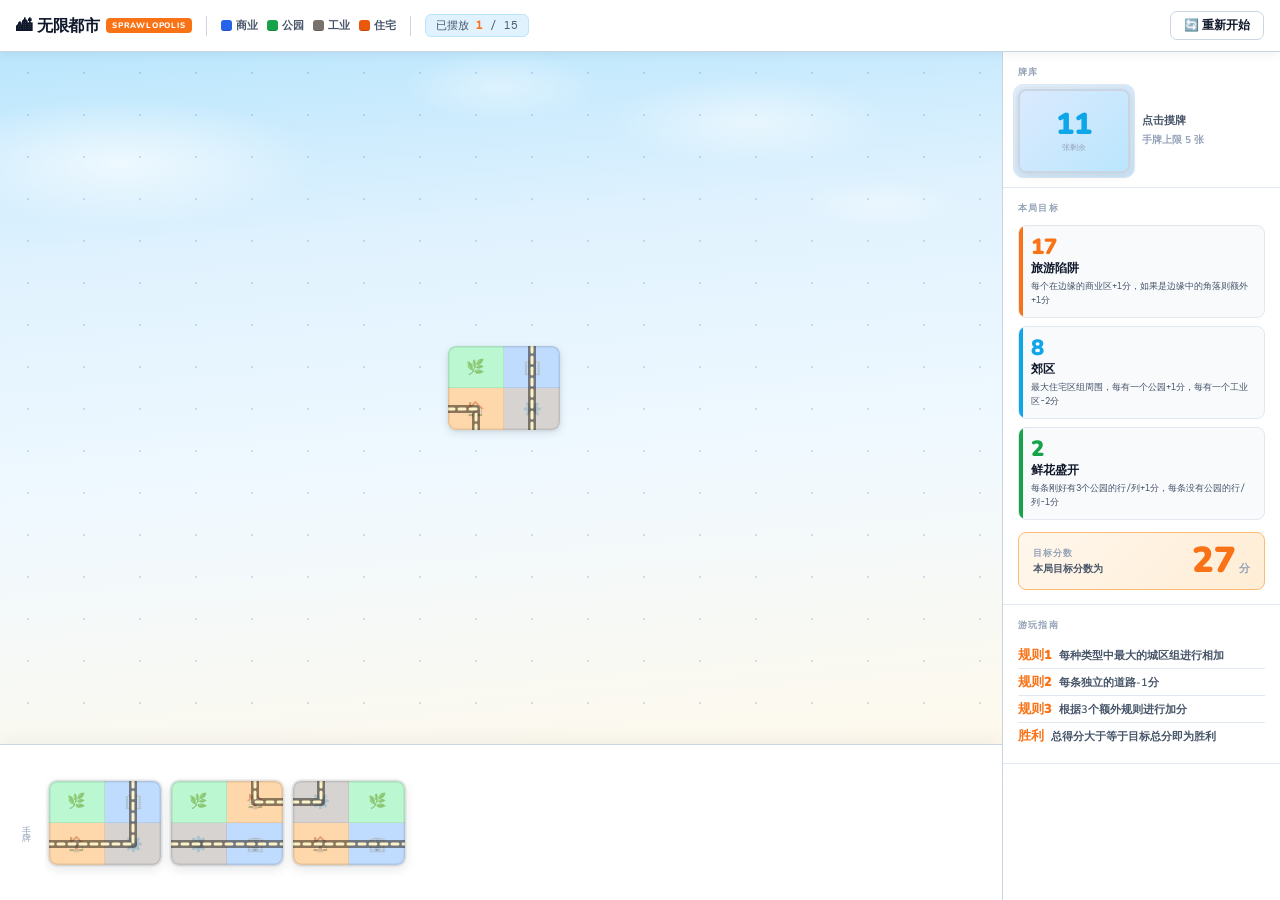
<file: sprawlopolis_1.html>
<!DOCTYPE html>
<html lang="zh-CN">
<head>
<meta charset="UTF-8">
<meta name="viewport" content="width=device-width, initial-scale=1.0">
<title>无限都市 · Sprawlopolis</title>
<style>
  @import url('https://fonts.googleapis.com/css2?family=Nunito:wght@400;600;700;800;900&family=DM+Mono:wght@400;500&display=swap');

  /* ── CELL DIMENSIONS ── each card = 2×2 cells */
  :root {
    --cell-w: 56px;
    --cell-h: 42px;
    --card-w: 112px;   /* 2 × cell-w */
    --card-h: 84px;    /* 2 × cell-h */

    --commercial:  #2563EB;
    --park:        #16A34A;
    --industrial:  #78716C;
    --residential: #EA580C;

    --sky:    #E0F2FE;
    --sky2:   #BAE6FD;
    --bg:     #F0F9FF;
    --surf:   #FFFFFF;
    --surf2:  #F8FAFC;
    --brd:    #CBD5E1;
    --brd2:   #E2E8F0;
    --tx:     #0F172A;
    --txm:    #475569;
    --txd:    #94A3B8;
    --acc:    #F97316;
    --acc2:   #0EA5E9;
    --shd:    rgba(15,23,42,0.11);
  }

  * { box-sizing:border-box; margin:0; padding:0; }

  body {
    background: var(--bg);
    color: var(--tx);
    font-family: 'Nunito', sans-serif;
    height: 100vh;
    overflow: hidden;
    user-select: none;
  }

  /* ─── HEADER ─── */
  #header {
    position: fixed; top:0; left:0; right:0; height:52px;
    background: var(--surf);
    border-bottom: 1.5px solid var(--brd);
    display: flex; align-items: center;
    padding: 0 16px; gap: 14px;
    z-index: 200;
    box-shadow: 0 2px 10px rgba(15,23,42,0.06);
  }
  #header h1 {
    font-weight: 900; font-size: 16px; letter-spacing:-0.01em;
    display:flex; align-items:center; gap:6px; white-space:nowrap;
  }
  .badge {
    background:var(--acc); color:#fff;
    font-size:8px; font-weight:800; letter-spacing:0.1em;
    padding:2px 6px; border-radius:4px; text-transform:uppercase;
  }
  .sep { width:1px; height:20px; background:var(--brd); flex-shrink:0; }
  .legend { display:flex; gap:9px; align-items:center; }
  .litem  { display:flex; align-items:center; gap:4px; font-size:11px; font-weight:700; color:var(--txm); }
  .ldot   { width:11px; height:11px; border-radius:3px; box-shadow:inset 0 -1px 0 rgba(0,0,0,0.18); }
  .stat {
    font-family:'DM Mono',monospace; font-size:11px; color:var(--txm);
    background:var(--sky); border:1px solid var(--sky2); border-radius:6px; padding:3px 10px;
  }
  .stat b { color:var(--acc); }
  .spacer { flex:1; }
  .btn {
    background:var(--surf); border:1.5px solid var(--brd); color:var(--tx);
    font-family:'Nunito',sans-serif; font-weight:700; font-size:12px;
    padding:5px 13px; border-radius:7px; cursor:pointer; transition:all 0.13s;
  }
  .btn:hover { background:var(--acc); border-color:var(--acc); color:#fff; }

  /* ─── BUILD AREA ─── */
  #build-area {
    position: fixed; top:52px; left:0; right:278px; bottom:156px;
    overflow: hidden;
    background: linear-gradient(175deg, #BAE6FD 0%, #E0F2FE 28%, #F0F9FF 60%, #FEF9EC 100%);
  }
  /* Soft cloud blobs */
  #build-area::before {
    content:''; position:absolute; inset:0; pointer-events:none;
    background:
      radial-gradient(ellipse 200px 65px at 12% 16%, rgba(255,255,255,0.65), transparent),
      radial-gradient(ellipse 140px 45px at 75% 10%, rgba(255,255,255,0.5), transparent),
      radial-gradient(ellipse 100px 35px at 50% 5%,  rgba(255,255,255,0.4), transparent),
      radial-gradient(ellipse 80px  25px at 88% 22%, rgba(255,255,255,0.35), transparent);
  }
  /* Cell grid dots */
  #build-area::after {
    content:''; position:absolute; inset:0; pointer-events:none;
    background-image: radial-gradient(circle, rgba(71,120,180,0.22) 1.5px, transparent 1.5px);
    background-size: var(--cell-w) var(--cell-h);
    background-position: var(--gox,0px) var(--goy,0px);
  }
  #build-area-inner { position:absolute; inset:0; z-index:1; }

  /* ─── SNAP GHOST ─── */
  #snap-ghost {
    position:absolute;
    width: var(--card-w); height: var(--card-h);
    border:2.5px dashed var(--acc);
    background: rgba(249,115,22,0.07);
    border-radius:8px;
    pointer-events:none; z-index:5; display:none;
  }

  /* ─── PLACED CARD ─── */
  .placed-card {
    position:absolute;
    width:var(--card-w); height:var(--card-h);
    border-radius:8px; overflow:hidden;
    cursor:grab;
    box-shadow: 0 3px 10px var(--shd), 0 1px 3px rgba(0,0,0,0.08);
    transition: box-shadow 0.15s; z-index:10;
  }
  .placed-card:hover {
    box-shadow: 0 7px 22px var(--shd), 0 0 0 2px var(--acc2);
    z-index:50;
  }
  .placed-card.dragging {
    cursor:grabbing;
    box-shadow: 0 14px 36px var(--shd), 0 0 0 2.5px var(--acc);
    z-index:1000; opacity:0.9;
  }

  /* ─── CARD INTERNALS ─── */
  .card-inner { width:100%; height:100%; position:relative; }

  .card-grid {
    width:100%; height:100%;
    display:grid;
    grid-template-columns:1fr 1fr;
    grid-template-rows:1fr 1fr;
    position:relative;
  }
  .cblock {
    display:flex; align-items:center; justify-content:center;
    font-size:15px; position:relative;
  }
  .cblock::after { content:attr(data-icon); opacity:0.5; pointer-events:none; }
  .cblock.commercial  { background:#BFDBFE; }
  .cblock.park        { background:#BBF7D0; }
  .cblock.industrial  { background:#D6D3D1; }
  .cblock.residential { background:#FED7AA; }

  .cblock:nth-child(1) { border-right:1px solid rgba(0,0,0,0.07); border-bottom:1px solid rgba(0,0,0,0.07); }
  .cblock:nth-child(2) { border-bottom:1px solid rgba(0,0,0,0.07); }
  .cblock:nth-child(3) { border-right:1px solid rgba(0,0,0,0.07); }

  .card-roads  { position:absolute; inset:0; pointer-events:none; }
  .card-frame  { position:absolute; inset:0; border-radius:8px; box-shadow:inset 0 0 0 1.5px rgba(0,0,0,0.1); pointer-events:none; z-index:3; }

  .rot-btn {
    position:absolute; bottom:4px; right:4px;
    width:20px; height:20px;
    background:rgba(255,255,255,0.88); border:1.5px solid rgba(0,0,0,0.13);
    border-radius:5px; cursor:pointer;
    display:flex; align-items:center; justify-content:center; font-size:12px;
    opacity:0; transition:opacity 0.13s, background 0.1s; z-index:20;
    box-shadow: 0 1px 4px rgba(0,0,0,0.1);
  }
  .placed-card:hover .rot-btn { opacity:1; }
  .rot-btn:hover { background:var(--acc); color:#fff; border-color:var(--acc); }

  /* ─── HAND AREA ─── */
  #hand-area {
    position:fixed; bottom:0; left:0; right:278px; height:156px;
    background: linear-gradient(0deg, #fff 0%, rgba(255,255,255,0.96) 100%);
    border-top:1.5px solid var(--brd);
    display:flex; align-items:center; padding:0 20px; gap:12px;
    z-index:100;
    box-shadow: 0 -4px 18px rgba(15,23,42,0.05);
  }
  .hand-label {
    font-family:'DM Mono',monospace; font-size:9px; font-weight:500;
    color:var(--txd); letter-spacing:0.16em; text-transform:uppercase;
    writing-mode:vertical-rl;
  }
  .hand-cards {
    display:flex; gap:10px; flex:1; overflow-x:auto;
    padding:12px 4px; align-items:flex-end;
  }
  .hand-card {
    width:var(--card-w); height:var(--card-h);
    border-radius:8px; overflow:hidden; cursor:grab; flex-shrink:0; position:relative;
    box-shadow:0 4px 12px var(--shd), 0 0 0 1.5px rgba(0,0,0,0.09);
    transition:transform 0.2s cubic-bezier(.22,1,.36,1), box-shadow 0.2s;
    animation: dealIn 0.24s cubic-bezier(.22,1,.36,1) backwards;
  }
  .hand-card:hover {
    transform:translateY(-10px) scale(1.04);
    box-shadow:0 12px 28px var(--shd), 0 0 0 2.5px var(--acc);
  }
  .hand-card.dragging { opacity:0; pointer-events:none; }
  .hand-card .rot-btn {
    position:absolute; bottom:4px; right:4px;
    width:20px; height:20px;
    background:rgba(255,255,255,0.88); border:1.5px solid rgba(0,0,0,0.13);
    border-radius:5px; cursor:pointer;
    display:flex; align-items:center; justify-content:center; font-size:12px;
    opacity:0; transition:opacity 0.13s, background 0.1s; z-index:20;
    box-shadow: 0 1px 4px rgba(0,0,0,0.1);
  }
  .hand-card:hover .rot-btn { opacity:1; }
  .hand-card .rot-btn:hover { background:var(--acc); color:#fff; border-color:var(--acc); }
  @keyframes dealIn {
    from { transform:translateY(18px) scale(0.93); opacity:0; }
    to   { transform:translateY(0) scale(1); opacity:1; }
  }

  /* ─── SIDEBAR ─── */
  #sidebar {
    position:fixed; right:0; top:52px; bottom:0; width:278px;
    background:var(--surf); border-left:1.5px solid var(--brd);
    display:flex; flex-direction:column; z-index:100; overflow-y:auto;
  }
  .ssec { padding:14px 15px; border-bottom:1px solid var(--brd2); }
  .shead {
    font-size:9px; font-weight:800; letter-spacing:0.13em; text-transform:uppercase;
    color:var(--txd); margin-bottom:10px;
  }

  /* Deck */
  .deck-wrap { display:flex; align-items:center; gap:12px; }
  .deck-btn {
    position:relative; width:var(--card-w); height:var(--card-h); flex-shrink:0;
    background:linear-gradient(135deg,#DBEAFE,#BAE6FD);
    border:2px solid var(--brd); border-radius:8px; cursor:pointer;
    display:flex; align-items:center; justify-content:center; flex-direction:column; gap:2px;
    transition:transform 0.13s, box-shadow 0.13s;
    box-shadow:0 2px 8px var(--shd);
  }
  .deck-btn::before,.deck-btn::after {
    content:''; position:absolute; border-radius:9px;
    background:linear-gradient(135deg,#E0EFFE,#C7E7FA);
    border:1.5px solid var(--brd2);
  }
  .deck-btn::before { inset:-4px; z-index:-1; }
  .deck-btn::after  { inset:-7px; z-index:-2; border-radius:10px; }
  .deck-btn:hover { transform:scale(1.04); box-shadow:0 6px 16px var(--shd); border-color:var(--acc2); }
  .deck-n { font-weight:900; font-size:30px; color:var(--acc2); line-height:1; }
  .deck-s { font-family:'DM Mono',monospace; font-size:8px; color:var(--txd); }
  .deck-info { font-size:11px; font-weight:700; color:var(--txm); line-height:1.7; }

  /* Objectives */
  .obj {
    background:var(--surf2); border:1.5px solid var(--brd2); border-radius:8px;
    padding:10px 12px; margin-bottom:8px; position:relative; overflow:hidden;
  }
  .obj:last-child { margin-bottom:0; }
  .obj::before {
    content:''; position:absolute; left:0; top:0; bottom:0; width:4px;
    border-radius:8px 0 0 8px;
  }
  .obj:nth-child(1)::before { background:var(--acc); }
  .obj:nth-child(2)::before { background:var(--acc2); }
  .obj:nth-child(3)::before { background:var(--park); }
  .obj-n  { font-weight:900; font-size:22px; line-height:1; }
  .obj:nth-child(1) .obj-n { color:var(--acc); }
  .obj:nth-child(2) .obj-n { color:var(--acc2); }
  .obj:nth-child(3) .obj-n { color:var(--park); }
  .obj-nm { font-size:12px; font-weight:800; color:var(--tx); margin-top:2px; }
  .obj-dc { font-family:'DM Mono',monospace; font-size:9px; color:var(--txm); margin-top:3px; line-height:1.5; }

  /* How-to */
  .how { display:flex; gap:7px; align-items:baseline; font-size:11px; font-weight:600; color:var(--txm); padding:4px 0; border-bottom:1px solid var(--brd2); }
  .how:last-child { border:none; }
  .how span { color:var(--acc); font-weight:900; font-size:13px; }

  /* Drag ghost */
  #drag-ghost {
    position:fixed; pointer-events:none; z-index:9999;
    border-radius:8px; overflow:hidden; display:none;
    box-shadow:0 16px 40px rgba(15,23,42,0.22), 0 0 0 2.5px var(--acc);
  }

  /* Toast */
  #toast {
    position:fixed; bottom:170px; left:50%;
    transform:translateX(-50%) translateY(12px);
    background:var(--tx); color:#fff;
    padding:8px 18px; border-radius:8px;
    font-size:12px; font-weight:700;
    opacity:0; transition:all 0.22s; pointer-events:none; z-index:500;
    box-shadow:0 4px 16px rgba(0,0,0,0.18); white-space:nowrap;
  }
  #toast.show { opacity:1; transform:translateX(-50%) translateY(0); }

  /* Victory */
  #victory {
    display:none; position:fixed; inset:0;
    background:rgba(240,249,255,0.9); backdrop-filter:blur(10px);
    z-index:800;
    align-items:center; justify-content:center; flex-direction:column; gap:14px;
  }
  #victory.show { display:flex; }
  .vt {
    font-weight:900; font-size:50px; color:var(--acc); letter-spacing:-0.02em;
    animation:dealIn 0.45s cubic-bezier(.22,1,.36,1);
  }
  .vs { font-size:15px; font-weight:600; color:var(--txm); }

  ::-webkit-scrollbar { width:4px; }
  ::-webkit-scrollbar-thumb { background:var(--brd); border-radius:2px; }
</style>
</head>
<body>

<!-- HEADER -->
<div id="header">
  <h1>🏙 无限都市 <span class="badge">Sprawlopolis</span></h1>
  <div class="sep"></div>
  <div class="legend">
    <div class="litem"><div class="ldot" style="background:#2563EB"></div>商业</div>
    <div class="litem"><div class="ldot" style="background:#16A34A"></div>公园</div>
    <div class="litem"><div class="ldot" style="background:#78716C"></div>工业</div>
    <div class="litem"><div class="ldot" style="background:#EA580C"></div>住宅</div>
  </div>
  <div class="sep"></div>
  <div class="stat">已摆放 <b id="placed-count">1</b> / 15</div>
  <div class="spacer"></div>
  <button class="btn" onclick="resetGame()">🔄 重新开始</button>
</div>

<!-- BUILD AREA -->
<div id="build-area">
  <div id="build-area-inner">
    <div id="snap-ghost"></div>
  </div>
</div>

<!-- HAND -->
<div id="hand-area">
  <div class="hand-label">手 牌</div>
  <div class="hand-cards" id="hand-cards"></div>
</div>

<!-- SIDEBAR -->
<div id="sidebar">
  <div class="ssec">
    <div class="shead">牌库</div>
    <div class="deck-wrap">
      <div class="deck-btn" onclick="drawCard()">
        <div class="deck-n" id="deck-count">15</div>
        <div class="deck-s">张剩余</div>
      </div>
      <div class="deck-info">点击摸牌<br><span style="color:var(--txd);font-size:10px">手牌上限 5 张</span></div>
    </div>
  </div>
  <div class="ssec">
    <div class="shead">本局目标</div>
    <div id="objective-cards"></div>
    <div style="margin-top:12px;background:linear-gradient(135deg,#FFF7ED,#FFEDD5);border:1.5px solid #FDBA74;border-radius:8px;padding:10px 14px;display:flex;align-items:center;justify-content:space-between;">
      <div>
        <div style="font-size:9px;font-weight:800;letter-spacing:0.12em;text-transform:uppercase;color:var(--txd);">目标分数</div>
        <div style="font-size:10px;font-weight:600;color:var(--txm);margin-top:2px;">本局目标分数为</div>
      </div>
      <div style="display:flex;align-items:baseline;gap:3px;">
        <span id="target-score" style="font-family:'Nunito',sans-serif;font-weight:900;font-size:36px;color:var(--acc);line-height:1;">—</span>
        <span style="font-size:11px;font-weight:700;color:var(--txd);">分</span>
      </div>
    </div>
  </div>
  <div class="ssec">
    <div class="shead">游玩指南</div>
    <div class="how"><span>规则1</span>每种类型中最大的城区组进行相加</div>
    <div class="how"><span>规则2</span>每条独立的道路-1分</div>
    <div class="how"><span>规则3</span>根据3个额外规则进行加分</div>
    <div class="how"><span>胜利</span>总得分大于等于目标总分即为胜利</div>
  </div>
</div>

<!-- DRAG GHOST -->
<div id="drag-ghost"></div>
<div id="toast"></div>

<div id="victory">
  <div class="vt">🎉 城市建成！</div>
  <div class="vs">欣赏你规划的无限都市</div>
  <button class="btn" style="margin-top:10px;background:var(--acc);border-color:var(--acc);color:#fff" onclick="resetGame();document.getElementById('victory').classList.remove('show')">再来一局</button>
  <button class="btn" style="margin-top:4px" onclick="document.getElementById('victory').classList.remove('show')">继续欣赏城市</button>
</div>

<script>
// ═══════════════════════════════════════════════
// CONSTANTS — cell-based grid
// Each card is exactly 2 cells wide × 2 cells tall
// All snap positions must align to cell boundaries
// ═══════════════════════════════════════════════
const CW = 56;   // cell width  px
const CH = 42;   // cell height px
const CARD_W = CW * 2;   // 112px
const CARD_H = CH * 2;   // 84px
const SNAP_R = 40;       // snap radius in px

const ZONE_ICONS = { commercial:'🏢', park:'🌿', industrial:'⚙️', residential:'🏠' };
const W = CARD_W, H = CARD_H, MX = W/2, MY = H/2;

// 18 card definitions — blocks: [TL, TR, BL, BR], roads: [[x,y],...][]
// blocks:['residential','commercial','park','industrial']
const CARD_DEFS = [
  // 1
  { blocks:['park','industrial','commercial','residential'],
    roads:[[[0,MY * 1.5],[W,MY * 1.5]], [[MX * 1.5, 0], [MX * 1.5, MY * 0.5], [W, MY * 0.5]]] },
  // 2
  { blocks:['residential','park','commercial','industrial'],
    roads:[[[MX*0.5,0],[MX*0.5,MY*1.5], [W,MY*1.5]]] },
  // 3
  { blocks:['industrial','commercial','park','residential'],
    roads:[[[MX*0.5,0],[MX*0.5,MY*0.5],[0,MY*0.5]], [[MX*1.5,0], [MX*1.5,H]]] },
  // 4
  { blocks:['commercial','residential','park','industrial'],
    roads:[[[MX*0.5,0],[MX*0.5,MY*0.5],[0,MY*0.5]], [[MX*1.5,0], [MX*1.5,H]]] },
  // 5
  { blocks:['industrial','park','residential','commercial'],
    roads:[[[MX*0.5,0],[MX*0.5,MY*1.5],[W, MY*1.5]]] },
  // 6
  { blocks:['residential','park','commercial','industrial'],
    roads:[[[MX*0.5,0],[MX*0.5,MY*0.5],[0,MY*0.5]], [[0,MY*1.5], [W,MY*1.5]]] },
  // 7
  { blocks:['park','industrial','commercial','residential'],
    roads:[[[MX*1.5,0],[MX*1.5,MY*1.5],[0, MY*1.5]]] },
  // 8
  { blocks:['park','residential','industrial','commercial'],
    roads:[[[MX*1.5,0],[MX*1.5,MY*1.5],[0, MY*1.5]]] },
  // 9
  { blocks:['park','industrial','commercial','residential'],
    roads:[[[0,MY*1.5],[MX*0.5,MY*1.5],[MX*0.5,H]], [[MX*1.5,0], [MX*1.5,H]]]},
  // 10
  { blocks:['commercial','park','industrial','residential'],
    roads:[[[MX*0.5,0],[MX*0.5,MY*1.5],[W, MY*1.5]]] },
  // 11
  { blocks:['park','residential','industrial','commercial'],
    roads:[[[0,MY*1.5],[MX*0.5,MY*1.5],[MX*0.5,H]], [[MX*1.5,0], [MX*1.5,H]]]},
  // 12
  { blocks:['park','residential','industrial','commercial'],
    roads:[[[MX*1.5,0],[MX*1.5,MY*0.5],[W,MY*0.5]], [[0,MY*1.5],[W,MY*1.5]]] },
  // 13 
  { blocks:['park','commercial','residential','industrial'],
    roads:[[[MX*1.5,0],[MX*1.5,MY*1.5],[0, MY*1.5]]] },
  // 14
  { blocks:['park','commercial','residential','industrial'],
    roads:[[[MX*1.5,0],[MX*1.5,MY*0.5],[W,MY*0.5]], [[0,MY*1.5],[W,MY*1.5]]] },
  // 15
  { blocks:['industrial','park','residential','commercial'],
    roads:[[[MX*0.5,0],[MX*0.5,MY*0.5],[0,MY*0.5]], [[0,MY*1.5], [W,MY*1.5]]] },
  // 16
  { blocks:['park','commercial','residential','industrial'],
    roads:[[[0,MY*1.5],[MX*0.5,MY*1.5],[MX*0.5,H]], [[MX*1.5,0], [MX*1.5,H]]]},
  // 17
  { blocks:['commercial','park','industrial','residential'],
    roads:[[[MX*1.5,0],[MX*1.5,MY*0.5],[W,MY*0.5]], [[0,MY*1.5],[W,MY*1.5]]] },
  // 18
  { blocks:['residential','industrial','park','commercial'],
    roads:[[[MX*0.5,0],[MX*0.5,MY*0.5],[0,MY*0.5]], [[MX*1.5,0], [MX*1.5,H]]] },
];

const OBJECTIVES = [
  {name:'城市郊外', desc:'每条不以城市边缘为终点的道路[+1分]，每条以城市边缘为终点的道路[-1分]', value:1},
  {name:'鲜花盛开', desc:'每条刚好有3个公园的行/列+1分，每条没有公园的行/列-1分', value:2},
  {name:'绿化环境', desc:'每个公园+1分，每个工业区-3分', value:3},
  {name:'城区汇聚', desc:'查询所有2x2的相同区组的组数。0组-8分，1组-5分，2组-2分，3组-1分，4组+4分，5组以上+7分', value:4},
  {name:'货栈与运输车', desc:'每个只与商业区或工业区相邻的工业区+2分', value:5},
  {name:'总体规划', desc:'最大的住宅区组内的城区数减去最大的工业区组内的城区数', value:6},
  {name:'中央公园', desc:'每个位于城市内部的公园+1分，每个位于城市边缘的公园-2分', value:7},
  {name:'郊区', desc:'最大住宅区组周围，每有一个公园+1分，每有一个工业区-2分', value:8},
  {name:'混凝土丛林', desc:'每个存在对角工业区的工业区+1分', value:9},
  {name:'狭长地带', desc:'选择一行或一列，该行/列中每有一个商业区+1分', value:10},
  {name:'小型市场', desc:'同一条道路中，存在住宅-商业-住宅的情况，每次+2分', value:11},
  {name:'高速公路', desc:'最长的单条道路除以2，向下取整', value:12},
  {name:'连接公园', desc:'每条既以公园为起点，又以公园为终点的路，+3分', value:13},
  {name:'环形车道', desc:'所有环路中的每段道路均+1分', value:14},
  {name:'贫民窟',   desc:'每个与2个或更多工业区相邻的住宅区+2分', value:15},
  {name:'早间通勤', desc:'同一条道路中，同时通过住宅区和商业区的情况，每次+2分', value:16},
  {name:'旅游陷阱', desc:'每个在边缘的商业区+1分，如果是边缘中的角落则额外+1分', value:17},
  {name:'无限都市', desc:'跳过空隙，最长的行+最长的列', value:18},
];

// ═══════════════════════════════════════════════
// STATE
// ═══════════════════════════════════════════════
let deck=[], hand=[], placedCards=[], nextId=0, dragState=null;

// ═══════════════════════════════════════════════
// INIT
// ═══════════════════════════════════════════════
function init() {
  const all = [...Array(18).keys()].sort(()=>Math.random()-0.5);
  renderObjectives(all.slice(0,3).map(i=>OBJECTIVES[i]));
  deck = all.slice(3);
  hand=[]; placedCards=[]; nextId=0;

  document.getElementById('build-area-inner').innerHTML='<div id="snap-ghost"></div>';
  document.getElementById('hand-cards').innerHTML='';
  document.getElementById('placed-count').textContent='1';

  const ba = document.getElementById('build-area');
  // Center starting card on cell grid
  const cx = Math.round((ba.offsetWidth  - CARD_W) / 2 / CW) * CW;
  const cy = Math.round((ba.offsetHeight - CARD_H) / 2 / CH) * CH;

  // Sync grid dots to card origin
  ba.style.setProperty('--gox', (cx % CW) + 'px');
  ba.style.setProperty('--goy', (cy % CH) + 'px');

  placeCard(deck.shift(), cx, cy, 0);
  for (let i=0; i<3 && deck.length>0; i++) dealToHand(deck.shift());
  updateDeckCount(); updatePlacedCount();
}

// ═══════════════════════════════════════════════
// OBJECTIVES
// ═══════════════════════════════════════════════
function renderObjectives(objs) {
  const c = document.getElementById('objective-cards');
  c.innerHTML = objs.map(o=>`
    <div class="obj">
      <div class="obj-n">${o.value}</div>
      <div class="obj-nm">${o.name}</div>
      <div class="obj-dc">${o.desc}</div>
    </div>`).join('');
  const total = objs.reduce((sum, o) => sum + o.value, 0);
  document.getElementById('target-score').textContent = total;
}

// ═══════════════════════════════════════════════
// CARD ELEMENT BUILDER
// ═══════════════════════════════════════════════
function buildCardInner(cardDef) {
  const ns = 'http://www.w3.org/2000/svg';
  const wrap = document.createElement('div');
  wrap.className = 'card-inner';

  const grid = document.createElement('div');
  grid.className = 'card-grid';
  cardDef.blocks.forEach(zone => {
    const b = document.createElement('div');
    b.className = `cblock ${zone}`;
    b.setAttribute('data-icon', ZONE_ICONS[zone]);
    grid.appendChild(b);
  });
  wrap.appendChild(grid);

  const svg = document.createElementNS(ns,'svg');
  svg.classList.add('card-roads');
  svg.setAttribute('viewBox',`0 0 ${CARD_W} ${CARD_H}`);
  svg.setAttribute('preserveAspectRatio','none');
  svg.style.cssText='width:100%;height:100%';

  cardDef.roads.forEach(pts=>{
    const d=pts.map((p,i)=>`${i===0?'M':'L'}${p[0]},${p[1]}`).join(' ');
    const outer=document.createElementNS(ns,'path');
    outer.setAttribute('d',d);
    outer.setAttribute('stroke','rgba(30,20,10,0.5)');
    outer.setAttribute('stroke-width','8');
    outer.setAttribute('fill','none');
    outer.setAttribute('stroke-linecap','round');
    outer.setAttribute('stroke-linejoin','round');
    svg.appendChild(outer);
    const inner=document.createElementNS(ns,'path');
    inner.setAttribute('d',d);
    inner.setAttribute('stroke','#FEF3C7');
    inner.setAttribute('stroke-width','3');
    inner.setAttribute('fill','none');
    inner.setAttribute('stroke-linecap','round');
    inner.setAttribute('stroke-linejoin','round');
    inner.setAttribute('stroke-dasharray','6 5');
    svg.appendChild(inner);
  });
  wrap.appendChild(svg);

  const frame=document.createElement('div');
  frame.className='card-frame';
  wrap.appendChild(frame);
  return wrap;
}

function createPlacedEl(cardDef, id) {
  const el=document.createElement('div');
  el.className='placed-card'; el.dataset.id=id;
  el.appendChild(buildCardInner(cardDef));
  const r=document.createElement('div');
  r.className='rot-btn'; r.textContent='↻';
  el.appendChild(r);
  r.addEventListener('mousedown',e=>{ e.stopPropagation(); rotateCard(el); });
  el.addEventListener('mousedown', onBoardMouseDown);
  return el;
}

function createHandEl(cardDef, cardIndex, delay, rotation=0) {
  const el=document.createElement('div');
  el.className='hand-card'; el.dataset.cardIndex=cardIndex;
  el.style.animationDelay=delay+'s';
  el.style.transform=`rotate(${rotation}deg)`;
  el.appendChild(buildCardInner(cardDef));
  const r=document.createElement('div');
  r.className='rot-btn'; r.textContent='↻';
  el.appendChild(r);
  r.addEventListener('mousedown', e=>{ e.stopPropagation(); rotateHandCard(el); });
  el.addEventListener('mousedown', onHandMouseDown);
  return el;
}

// ═══════════════════════════════════════════════
// PLACE / ROTATE
// ═══════════════════════════════════════════════
function placeCard(cardIndex, x, y, rotation) {
  const def=CARD_DEFS[cardIndex];
  const id=nextId++;
  placedCards.push({id, cardIndex, def, x, y, rotation});
  const el=createPlacedEl(def, id);
  el.style.cssText=`left:${x}px;top:${y}px;transform:rotate(${rotation}deg)`;
  document.getElementById('build-area-inner').appendChild(el);
  updatePlacedCount();
}

function rotateCard(el) {
  const id=parseInt(el.dataset.id);
  const s=placedCards.find(c=>c.id===id); if(!s) return;
  s.rotation=(s.rotation+180)%360;
  el.style.transform=`rotate(${s.rotation}deg)`;
}

// ═══════════════════════════════════════════════
// HAND
// ═══════════════════════════════════════════════
function dealToHand(ci) {
  hand.push({ci, rotation:0});
  const el=createHandEl(CARD_DEFS[ci], ci, (hand.length-1)*0.06, 0);
  document.getElementById('hand-cards').appendChild(el);
}

function rotateHandCard(el) {
  const ci=parseInt(el.dataset.cardIndex);
  const entry=hand.find(h=>h.ci===ci); if(!entry) return;
  entry.rotation=(entry.rotation+180)%360;
  el.style.transform=`rotate(${entry.rotation}deg)`;
}

function drawCard(){
  if(!deck.length){ showToast('牌库已空'); return; }
  if(hand.length>=5){ showToast('手牌已满（最多5张）'); return; }
  dealToHand(deck.shift()); updateDeckCount();
}

function removeFromHand(ci){
  const idx=hand.findIndex(h=>h.ci===ci); if(idx!==-1) hand.splice(idx,1);
  const el=document.querySelector(`#hand-cards [data-card-index="${ci}"]`);
  if(el) el.remove();
}

function updateDeckCount(){ document.getElementById('deck-count').textContent=deck.length; }
function updatePlacedCount(){
  const n=Math.max(1,placedCards.length);
  document.getElementById('placed-count').textContent=n;
  if(n>=15) setTimeout(()=>document.getElementById('victory').classList.add('show'),500);
}

// ═══════════════════════════════════════════════
// SNAP ENGINE — cell-grid-based
//
// World is divided into cells of size CW × CH.
// A placed card always occupies exactly 2×2 cells starting at an integer cell position.
// Snap candidates are all card positions whose 2×2 footprint
//   either overlaps OR is edge-adjacent to any occupied cell.
// ═══════════════════════════════════════════════

// Return Set of "cx,cy" strings for every cell occupied by placed cards (excl excludeId)
function occupiedCells(excludeId=-1) {
  const s=new Set();
  placedCards.forEach(c=>{
    if(c.id===excludeId) return;
    // card top-left cell
    const gx=Math.round(c.x/CW);
    const gy=Math.round(c.y/CH);
    s.add(`${gx},${gy}`);
    s.add(`${gx+1},${gy}`);
    s.add(`${gx},${gy+1}`);
    s.add(`${gx+1},${gy+1}`);
  });
  return s;
}

// All valid card positions (top-left cell) for a new card to be adjacent or overlapping
function candidatePositions(excludeId=-1) {
  const occ=occupiedCells(excludeId);
  if(!occ.size) return [];
  const candidates=new Set();
  occ.forEach(key=>{
    const [cx,cy]=key.split(',').map(Number);
    // A card whose top-left cell is (px,py) covers cells (px..px+1, py..py+1).
    // Cell (cx,cy) is covered when px ∈ [cx-1,cx] and py ∈ [cy-1,cy].
    for(let dpx=-1;dpx<=0;dpx++) for(let dpy=-1;dpy<=0;dpy++) candidates.add(`${cx+dpx},${cy+dpy}`);
    // Edge-adjacent cells: also include positions whose footprint is adjacent (not overlapping)
    // That means cards at (cx-2,cy-1..cy), (cx+2,cy-1..cy), etc.
    // More robustly: expand by one extra cell in each direction
    for(let dpx=-2;dpx<=1;dpx++) for(let dpy=-2;dpy<=1;dpy++) candidates.add(`${cx+dpx},${cy+dpy}`);
  });
  return [...candidates].map(key=>{ const[gx,gy]=key.split(',').map(Number); return {x:gx*CW,y:gy*CH}; });
}

function findSnap(px, py, excludeId=-1) {
  const cands=candidatePositions(excludeId);
  // Always include pure grid-aligned position
  const gridPos={ x:Math.round(px/CW)*CW, y:Math.round(py/CH)*CH };
  cands.push(gridPos);

  let best=null, bestD=SNAP_R;
  cands.forEach(pos=>{
    const d=Math.hypot(px-pos.x, py-pos.y);
    if(d<bestD){ bestD=d; best=pos; }
  });
  return best;
}

// Card at (x,y) is valid if any of its 4 cells shares an edge or overlaps an occupied cell
function isValid(x, y, excludeId=-1){
  if(!placedCards.length) return true;
  const occ=occupiedCells(excludeId);
  const gx=Math.round(x/CW), gy=Math.round(y/CH);
  const myc=[[gx,gy],[gx+1,gy],[gx,gy+1],[gx+1,gy+1]];
  for(const [cx,cy] of myc){
    if(occ.has(`${cx},${cy}`)) return true; // overlap
    if(occ.has(`${cx-1},${cy}`)||occ.has(`${cx+1},${cy}`)||
       occ.has(`${cx},${cy-1}`)||occ.has(`${cx},${cy+1}`)) return true; // adjacent
  }
  return false;
}

// ═══════════════════════════════════════════════
// DRAG — from hand
// ═══════════════════════════════════════════════
function onHandMouseDown(e){
  if(e.button!==0) return;
  if(e.target.classList.contains('rot-btn')) return;
  e.preventDefault();
  const hc=e.currentTarget;
  const ci=parseInt(hc.dataset.cardIndex);
  const entry=hand.find(h=>h.ci===ci);
  const rotation=entry?entry.rotation:0;

  const ghost=document.getElementById('drag-ghost');
  ghost.innerHTML=''; ghost.style.display='block';
  ghost.style.width=CARD_W+'px'; ghost.style.height=CARD_H+'px';
  ghost.style.transform=`rotate(${rotation}deg)`;
  ghost.appendChild(buildCardInner(CARD_DEFS[ci]));

  const hr=hc.getBoundingClientRect();
  const ox=e.clientX-hr.left, oy=e.clientY-hr.top;
  ghost.style.left=(e.clientX-ox)+'px'; ghost.style.top=(e.clientY-oy)+'px';
  hc.classList.add('dragging');

  const ba=document.getElementById('build-area');
  dragState={type:'hand', ci, hc, ox, oy, ghost, ba, rotation};
  doc_on();
}

// ═══════════════════════════════════════════════
// DRAG — from board
// ═══════════════════════════════════════════════
function onBoardMouseDown(e){
  if(e.button!==0||e.target.classList.contains('rot-btn')) return;
  e.preventDefault();
  const el=e.currentTarget;
  const id=parseInt(el.dataset.id);
  const s=placedCards.find(c=>c.id===id); if(!s) return;
  el.classList.add('dragging'); el.style.zIndex=1000;
  const r=el.getBoundingClientRect();
  const ox=e.clientX-r.left, oy=e.clientY-r.top;
  const ba=document.getElementById('build-area');
  dragState={type:'board', el, s, ox, oy, ba};
  doc_on();
}

function doc_on(){
  document.addEventListener('mousemove',onMove);
  document.addEventListener('mouseup',onUp);
}
function doc_off(){
  document.removeEventListener('mousemove',onMove);
  document.removeEventListener('mouseup',onUp);
}

function onMove(e){
  if(!dragState) return;
  const br=dragState.ba.getBoundingClientRect();
  if(dragState.type==='hand'){
    const g=dragState.ghost;
    g.style.left=(e.clientX-dragState.ox)+'px';
    g.style.top=(e.clientY-dragState.oy)+'px';
    if(over(e,br)){
      const bx=e.clientX-br.left-dragState.ox;
      const by=e.clientY-br.top-dragState.oy;
      showGhost(findSnap(bx,by));
    } else hideGhost();
  } else {
    const bx=e.clientX-br.left-dragState.ox;
    const by=e.clientY-br.top-dragState.oy;
    dragState.el.style.left=bx+'px'; dragState.el.style.top=by+'px';
    dragState.s.x=bx; dragState.s.y=by;
    showGhost(findSnap(bx,by,dragState.s.id));
  }
}

function onUp(e){
  if(!dragState) return;
  const br=dragState.ba.getBoundingClientRect();

  if(dragState.type==='hand'){
    dragState.ghost.style.display='none';
    dragState.ghost.innerHTML='';
    if(over(e,br)){
      const bx=e.clientX-br.left-dragState.ox;
      const by=e.clientY-br.top-dragState.oy;
      const snap=findSnap(bx,by);
      const fx=snap?snap.x:Math.round(bx/CW)*CW;
      const fy=snap?snap.y:Math.round(by/CH)*CH;
      if(isValid(fx,fy)){
        removeFromHand(dragState.ci);
        placeCard(dragState.ci,fx,fy,dragState.rotation||0);
      } else {
        showToast('无效位置：需紧邻已有卡牌');
        dragState.hc.classList.remove('dragging');
      }
    } else {
      dragState.hc.classList.remove('dragging');
    }
  } else {
    const bx=parseFloat(dragState.el.style.left);
    const by=parseFloat(dragState.el.style.top);
    const snap=findSnap(bx,by,dragState.s.id);
    const fx=snap?snap.x:Math.round(bx/CW)*CW;
    const fy=snap?snap.y:Math.round(by/CH)*CH;
    dragState.el.style.left=fx+'px'; dragState.el.style.top=fy+'px';
    dragState.s.x=fx; dragState.s.y=fy;
    dragState.el.classList.remove('dragging'); dragState.el.style.zIndex=10;
  }

  hideGhost(); dragState=null; doc_off();
}

function over(e,r){ return e.clientX>r.left&&e.clientX<r.right&&e.clientY>r.top&&e.clientY<r.bottom; }
function showGhost(snap){
  const g=document.getElementById('snap-ghost');
  if(snap){ g.style.display='block'; g.style.left=snap.x+'px'; g.style.top=snap.y+'px'; }
  else hideGhost();
}
function hideGhost(){ document.getElementById('snap-ghost').style.display='none'; }

// ═══════════════════════════════════════════════
// UTILS
// ═══════════════════════════════════════════════
function showToast(m){
  const t=document.getElementById('toast'); t.textContent=m; t.classList.add('show');
  clearTimeout(t._t); t._t=setTimeout(()=>t.classList.remove('show'),2200);
}
function resetGame(){ init(); }
init();
</script>
</body>
</html>
</file>
